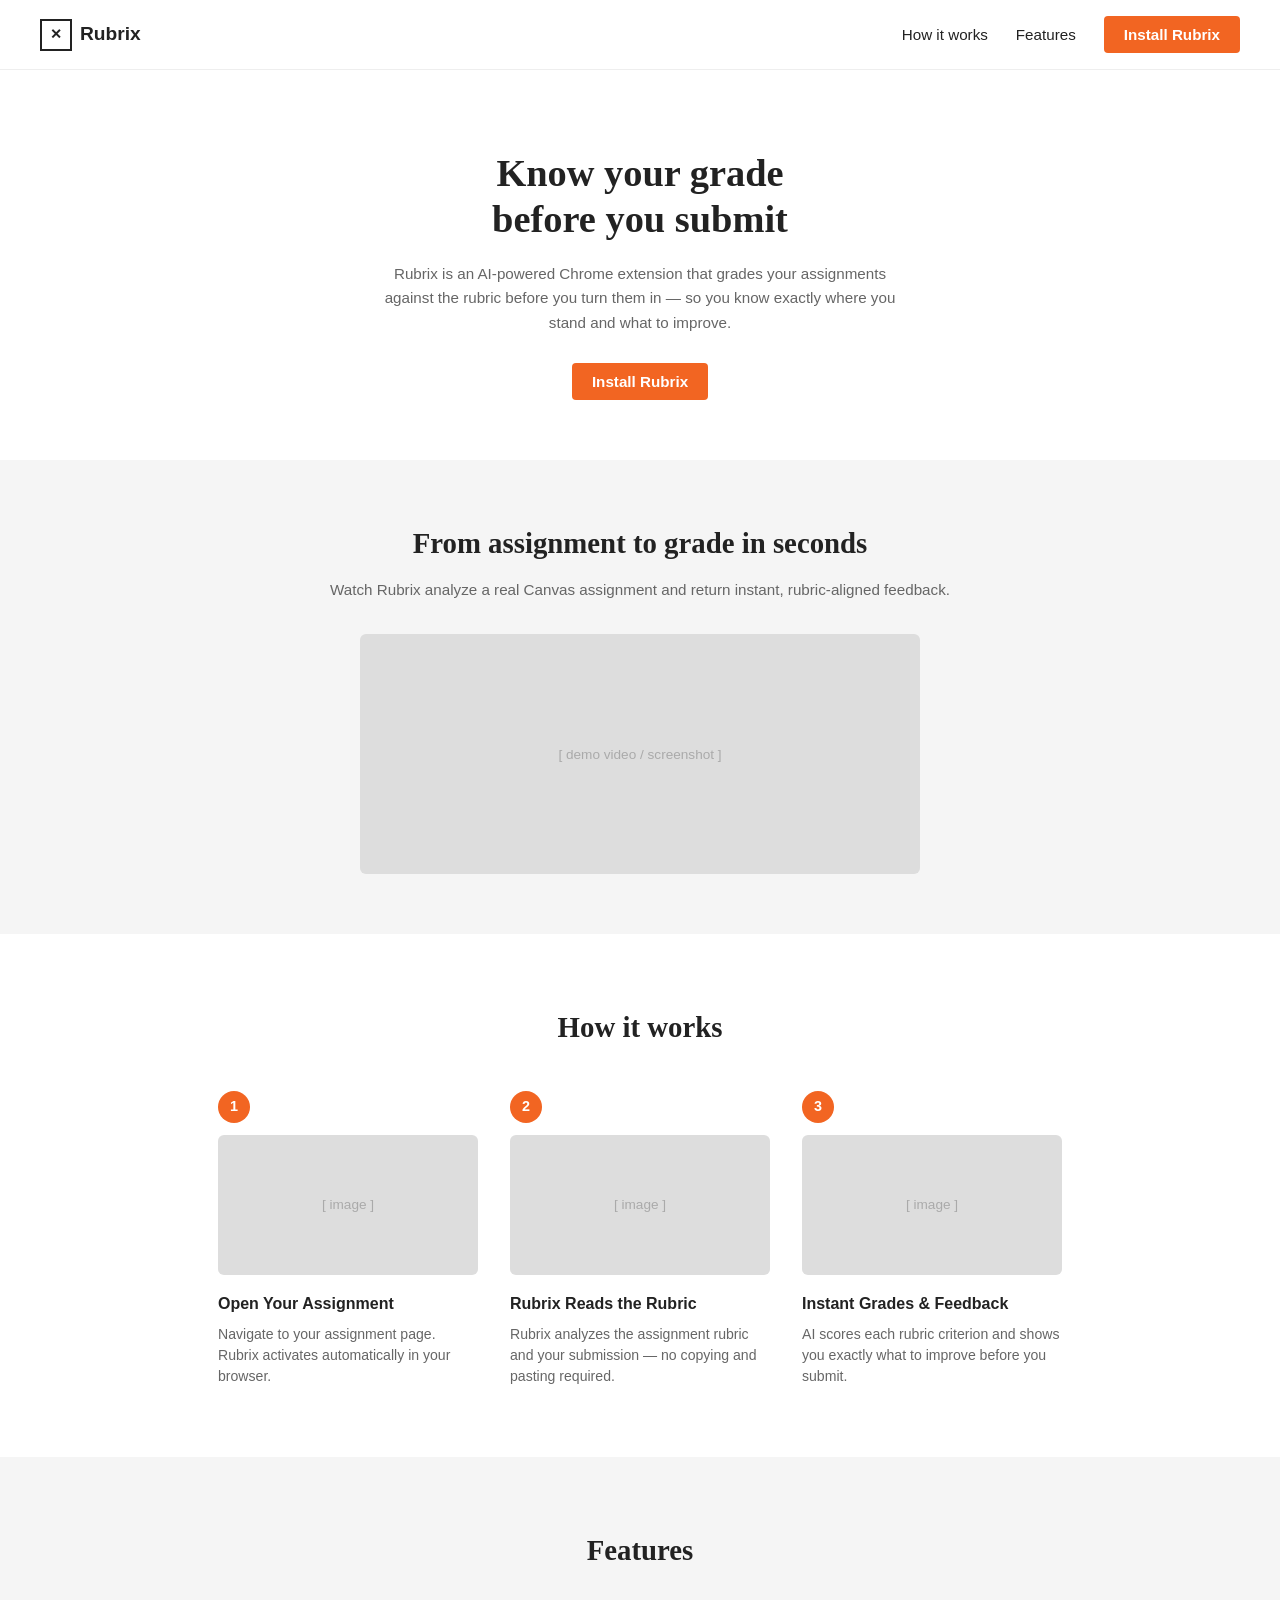
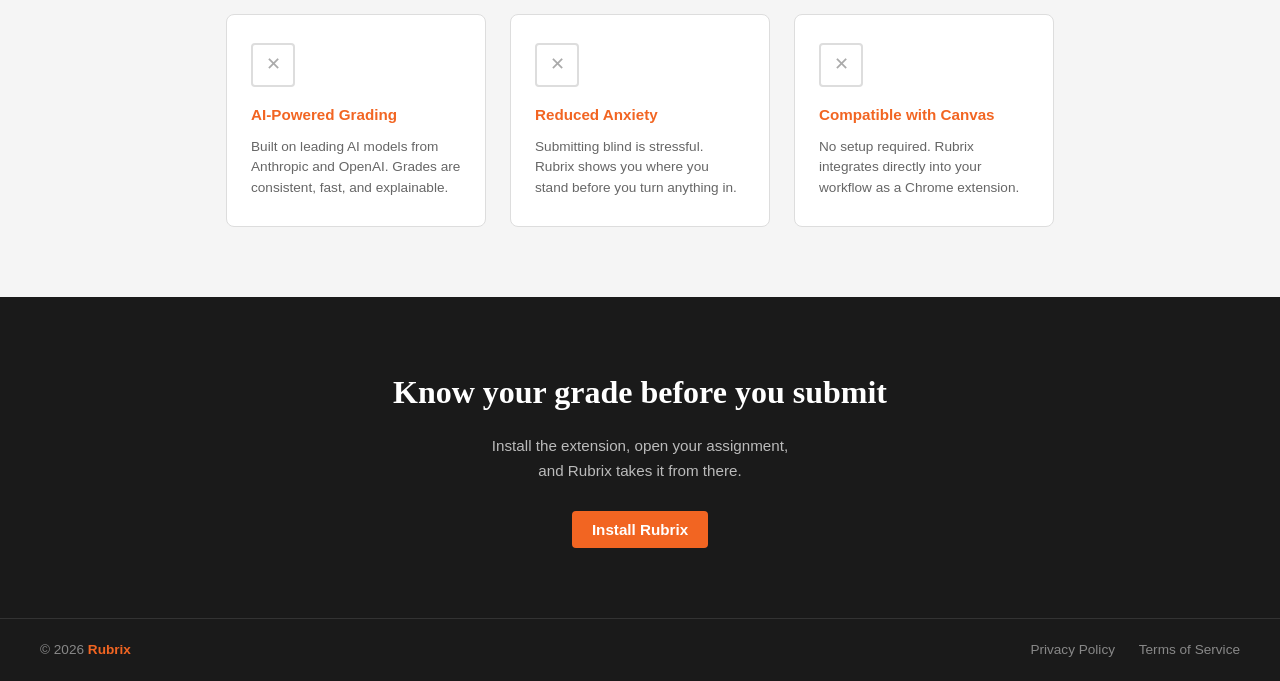
<file: docs/index.html>
<!-- Client: Justin | Lead Developer: Benjamin Pagan -->
<!DOCTYPE html>
<html lang="en">
<head>
  <meta charset="UTF-8" />
  <meta name="viewport" content="width=device-width, initial-scale=1.0" />
  <title>Rubrix</title>
  <style>
    /* RESET & BASE */
    * {
      margin: 0;
      padding: 0;
      box-sizing: border-box;
    }

    body {
      font-family: Georgia, 'Times New Roman', serif;
      color: #222;
      background-color: #fff;
      line-height: 1.6;
    }

    /* COLOR VARIABLES */
    :root {
      --orange: #f26522;
      --orange-hover: #d9551a;
      --light-gray: #f5f5f5;
      --dark: #1a1a1a;
      --text-muted: #666;
    }

    /* NAV */
    nav {
      display: flex;
      justify-content: space-between;
      align-items: center;
      padding: 16px 40px;
      border-bottom: 1px solid #eee;
      background: #fff;
      position: sticky;
      top: 0;
      z-index: 100;
    }

    .logo {
      display: flex;
      align-items: center;
      gap: 8px;
      font-size: 1.2rem;
      font-weight: bold;
      font-family: Arial, sans-serif;
    }

    .logo-icon {
      width: 32px;
      height: 32px;
      border: 2px solid #222;
      display: flex;
      align-items: center;
      justify-content: center;
      font-size: 0.9rem;
      font-weight: bold;
      color: #222;
    }

    .nav-links {
      list-style: none;
      display: flex;
      align-items: center;
      gap: 28px;
    }

    .nav-links a {
      text-decoration: none;
      color: #222;
      font-family: Arial, sans-serif;
      font-size: 0.95rem;
    }

    .nav-links a:hover {
      text-decoration: underline;
    }

    /* BUTTON */
    .btn-orange {
      background-color: var(--orange);
      color: #fff;
      border: none;
      padding: 10px 20px;
      border-radius: 4px;
      font-size: 0.95rem;
      font-family: Arial, sans-serif;
      cursor: pointer;
      font-weight: bold;
    }

    .btn-orange:hover {
      background-color: var(--orange-hover);
    }

    /* HERO */
    .hero {
      text-align: center;
      padding: 80px 40px 60px;
      max-width: 600px;
      margin: 0 auto;
    }

    .hero h1 {
      font-size: 2.4rem;
      font-weight: bold;
      line-height: 1.2;
      margin-bottom: 20px;
      font-family: Georgia, serif;
    }

    .hero p {
      color: var(--text-muted);
      font-size: 0.95rem;
      margin-bottom: 28px;
      font-family: Arial, sans-serif;
    }

    /* DEMO */
    .demo-section {
      background-color: var(--light-gray);
      text-align: center;
      padding: 60px 40px;
    }

    .demo-section h2 {
      font-size: 1.8rem;
      margin-bottom: 12px;
    }

    .demo-section p {
      color: var(--text-muted);
      font-size: 0.95rem;
      margin-bottom: 32px;
      font-family: Arial, sans-serif;
    }

    .img-placeholder {
      background-color: #ddd;
      display: flex;
      align-items: center;
      justify-content: center;
      color: #aaa;
      font-family: Arial, sans-serif;
      font-size: 0.85rem;
      border-radius: 6px;
    }

    .demo-img {
      width: 100%;
      max-width: 560px;
      height: 240px;
      margin: 0 auto;
    }

    /* HOW IT WORKS */
    .how-it-works {
      padding: 70px 40px;
      text-align: center;
      max-width: 960px;
      margin: 0 auto;
    }

    .how-it-works h2 {
      font-size: 1.8rem;
      margin-bottom: 40px;
    }

    .steps {
      display: flex;
      gap: 32px;
      justify-content: center;
      flex-wrap: wrap;
    }

    .step {
      flex: 1;
      min-width: 200px;
      max-width: 260px;
      text-align: left;
    }

    .step-number {
      width: 32px;
      height: 32px;
      background-color: var(--orange);
      color: #fff;
      border-radius: 50%;
      display: flex;
      align-items: center;
      justify-content: center;
      font-weight: bold;
      font-family: Arial, sans-serif;
      font-size: 0.9rem;
      margin-bottom: 12px;
    }

    .step-img {
      width: 100%;
      height: 140px;
      margin-bottom: 16px;
    }

    .step h3 {
      font-size: 1rem;
      font-weight: bold;
      margin-bottom: 8px;
      font-family: Arial, sans-serif;
    }

    .step p {
      font-size: 0.88rem;
      color: var(--text-muted);
      font-family: Arial, sans-serif;
      line-height: 1.5;
    }

    /* FEATURES */
    .features {
      background-color: var(--light-gray);
      padding: 70px 40px;
      text-align: center;
    }

    .features h2 {
      font-size: 1.8rem;
      margin-bottom: 40px;
    }

    .feature-cards {
      display: flex;
      gap: 24px;
      justify-content: center;
      flex-wrap: wrap;
      max-width: 900px;
      margin: 0 auto;
    }

    .card {
      background: #fff;
      border: 1px solid #ddd;
      border-radius: 8px;
      padding: 28px 24px;
      flex: 1;
      min-width: 200px;
      max-width: 260px;
      text-align: left;
    }

    .card-icon {
      width: 44px;
      height: 44px;
      border: 2px solid #ddd;
      display: flex;
      align-items: center;
      justify-content: center;
      font-size: 1.1rem;
      color: #aaa;
      margin-bottom: 16px;
      border-radius: 4px;
    }

    .card h3 {
      font-size: 0.95rem;
      font-weight: bold;
      color: var(--orange);
      margin-bottom: 10px;
      font-family: Arial, sans-serif;
    }

    .card p {
      font-size: 0.85rem;
      color: var(--text-muted);
      font-family: Arial, sans-serif;
      line-height: 1.5;
    }

    /* CTA BANNER */
    .cta-banner {
      background-color: var(--dark);
      color: #fff;
      text-align: center;
      padding: 70px 40px;
    }

    .cta-banner h2 {
      font-size: 2rem;
      margin-bottom: 16px;
      font-family: Georgia, serif;
    }

    .cta-banner p {
      font-size: 0.95rem;
      color: #bbb;
      margin-bottom: 28px;
      font-family: Arial, sans-serif;
    }

    /* FOOTER */
    footer {
      background-color: var(--dark);
      color: #888;
      display: flex;
      justify-content: space-between;
      align-items: center;
      padding: 20px 40px;
      font-family: Arial, sans-serif;
      font-size: 0.85rem;
      border-top: 1px solid #333;
    }

    .footer-left span {
      color: var(--orange);
      font-weight: bold;
    }

    footer a {
      color: #888;
      text-decoration: none;
      margin-left: 20px;
    }

    footer a:hover {
      color: #fff;
    }
  </style>
</head>
<body>

  <!-- NAV -->
  <nav>
    <div class="logo">
      <div class="logo-icon">✕</div>
      Rubrix
    </div>
    <ul class="nav-links">
      <li><a href="#how-it-works">How it works</a></li>
      <li><a href="#features">Features</a></li>
      <li><button class="btn-orange">Install Rubrix</button></li>
    </ul>
  </nav>

  <!-- HERO -->
  <section class="hero">
    <h1>Know your grade<br>before you submit</h1>
    <p>
      Rubrix is an AI-powered Chrome extension that grades your assignments against the
      rubric before you turn them in — so you know exactly where you stand and what to improve.
    </p>
    <button class="btn-orange">Install Rubrix</button>
  </section>

  <!-- DEMO -->
  <section class="demo-section">
    <h2>From assignment to grade in seconds</h2>
    <p>Watch Rubrix analyze a real Canvas assignment and return instant, rubric-aligned feedback.</p>
    <div class="img-placeholder demo-img">[ demo video / screenshot ]</div>
  </section>

  <!-- HOW IT WORKS -->
  <section class="how-it-works" id="how-it-works">
    <h2>How it works</h2>
    <div class="steps">
      <div class="step">
        <div class="step-number">1</div>
        <div class="img-placeholder step-img">[ image ]</div>
        <h3>Open Your Assignment</h3>
        <p>Navigate to your assignment page. Rubrix activates automatically in your browser.</p>
      </div>
      <div class="step">
        <div class="step-number">2</div>
        <div class="img-placeholder step-img">[ image ]</div>
        <h3>Rubrix Reads the Rubric</h3>
        <p>Rubrix analyzes the assignment rubric and your submission — no copying and pasting required.</p>
      </div>
      <div class="step">
        <div class="step-number">3</div>
        <div class="img-placeholder step-img">[ image ]</div>
        <h3>Instant Grades &amp; Feedback</h3>
        <p>AI scores each rubric criterion and shows you exactly what to improve before you submit.</p>
      </div>
    </div>
  </section>

  <!-- FEATURES -->
  <section class="features" id="features">
    <h2>Features</h2>
    <div class="feature-cards">
      <div class="card">
        <div class="card-icon">✕</div>
        <h3>AI-Powered Grading</h3>
        <p>Built on leading AI models from Anthropic and OpenAI. Grades are consistent, fast, and explainable.</p>
      </div>
      <div class="card">
        <div class="card-icon">✕</div>
        <h3>Reduced Anxiety</h3>
        <p>Submitting blind is stressful. Rubrix shows you where you stand before you turn anything in.</p>
      </div>
      <div class="card">
        <div class="card-icon">✕</div>
        <h3>Compatible with Canvas</h3>
        <p>No setup required. Rubrix integrates directly into your workflow as a Chrome extension.</p>
      </div>
    </div>
  </section>

  <!-- CTA BANNER -->
  <section class="cta-banner">
    <h2>Know your grade before you submit</h2>
    <p>Install the extension, open your assignment,<br>and Rubrix takes it from there.</p>
    <button class="btn-orange">Install Rubrix</button>
  </section>

  <!-- FOOTER -->
  <footer>
    <div class="footer-left">© 2026 <span>Rubrix</span></div>
    <div>
      <a href="#">Privacy Policy</a>
      <a href="#">Terms of Service</a>
    </div>
  </footer>

</body>
</html>
</file>
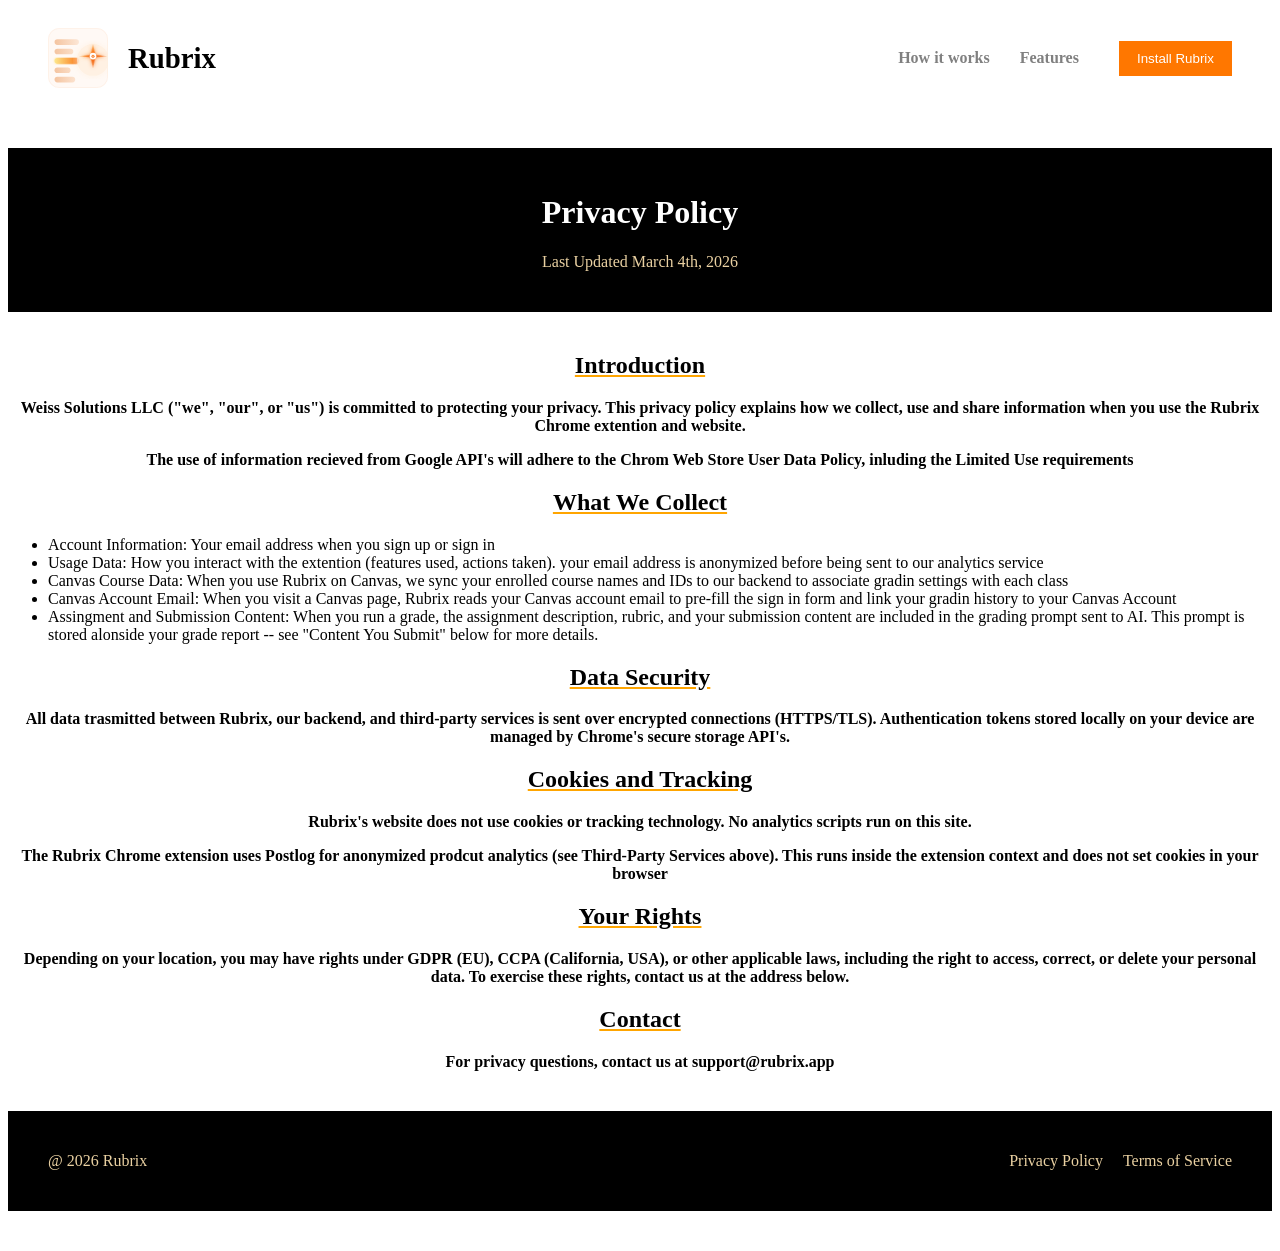
<file: docs/privacypolicy.html>
<!--

Seth Shepherd
Brother Clements

Client: Justin Hair -- Team Lead: Benjamin Pagan -- Junior Dev: Seth Shepherd -- Junior Dev: Benjamin ...

Nav (17-27) taken from main

-->
<!DOCTYPE html>
<html lang="en">
<head>
    <meta charset="UTF-8">
    <meta name="viewport" content="width=device-width, initial-scale=1.0">
    <title>Document</title>
    <link rel="stylesheet" href="../docs/prpo.css">
</head>

<body>
<header>
    <nav id="navbar">
        <div class="logo">
                    <img width="60" id="logoimg" src="../plan/rubrix_icon.svg" alt="Rubrix Icon">
        <div class="logo-icon"></div>
        Rubrix
        </div>
        <ul id="list1" class="nav-links">
            <li><a href="#how-it-works">How it works</a></li>
            <li><a href="#features">Features</a></li>
            <li><button class="btn-orange">Install Rubrix</button></li>
        </ul>
    </nav>
</header>
    <div class="section-box">
        <h1>Privacy Policy</h1>
        <p>Last Updated March 4th, 2026</p>
    </div>
    <h2>Introduction</h2>
    <p>Weiss Solutions LLC ("we", "our", or "us") is committed to protecting your privacy. This privacy policy explains how we collect, use and share information when you use the Rubrix Chrome extention and website.</p>
    <p>The use of information recieved from Google API's will adhere to the Chrom Web Store User Data Policy, inluding the Limited Use requirements</p>
    <h2>What We Collect</h2>
    <ul>
        <li>Account Information: Your email address when you sign up or sign in</li>
        <li>Usage Data: How you interact with the extention (features used, actions taken). your email address is anonymized before being sent to our analytics service</li>
        <li>Canvas Course Data: When you use Rubrix on Canvas, we sync your enrolled course names and IDs to our backend to associate gradin settings with each class</li>
        <li>Canvas Account Email: When you visit a Canvas page, Rubrix reads your Canvas account email to pre-fill the sign in form and link your gradin history to your Canvas Account</li>
        <li>Assingment and Submission Content: When you run a grade, the assignment description, rubric, and your submission content are included in the grading prompt sent to AI. This prompt is stored alonside your grade report -- see "Content You Submit" below for more details.</li>
    </ul>
    <h2>Data Security</h2>
    <p>All data trasmitted between Rubrix, our backend, and third-party services is sent over encrypted connections (HTTPS/TLS). Authentication tokens stored locally on your device are managed by Chrome's secure storage API's.</p>
    <h2>Cookies and Tracking</h2>
    <p>Rubrix's website does not use cookies or tracking technology. No analytics scripts run on this site.</p>
    <p>The Rubrix Chrome extension uses Postlog for anonymized prodcut analytics (see Third-Party Services above). This runs inside the extension context and does not set cookies in your browser</p>
    <h2>Your Rights</h2>
    <p>Depending on your location, you may have rights under GDPR (EU), CCPA (California, USA), or other applicable laws, including the right to access, correct, or delete your personal data. To exercise these rights, contact us at the address below.</p>
    <h2>Contact</h2>
    <p>For privacy questions, contact us at support@rubrix.app</p>
    <footer class="footerinbox">
        <p>@ 2026 Rubrix</p>
        <ul>
        <li>Privacy Policy</li>
        <li>Terms of Service</li>
        </ul>
    </footer>
</body>
</html>
</file>
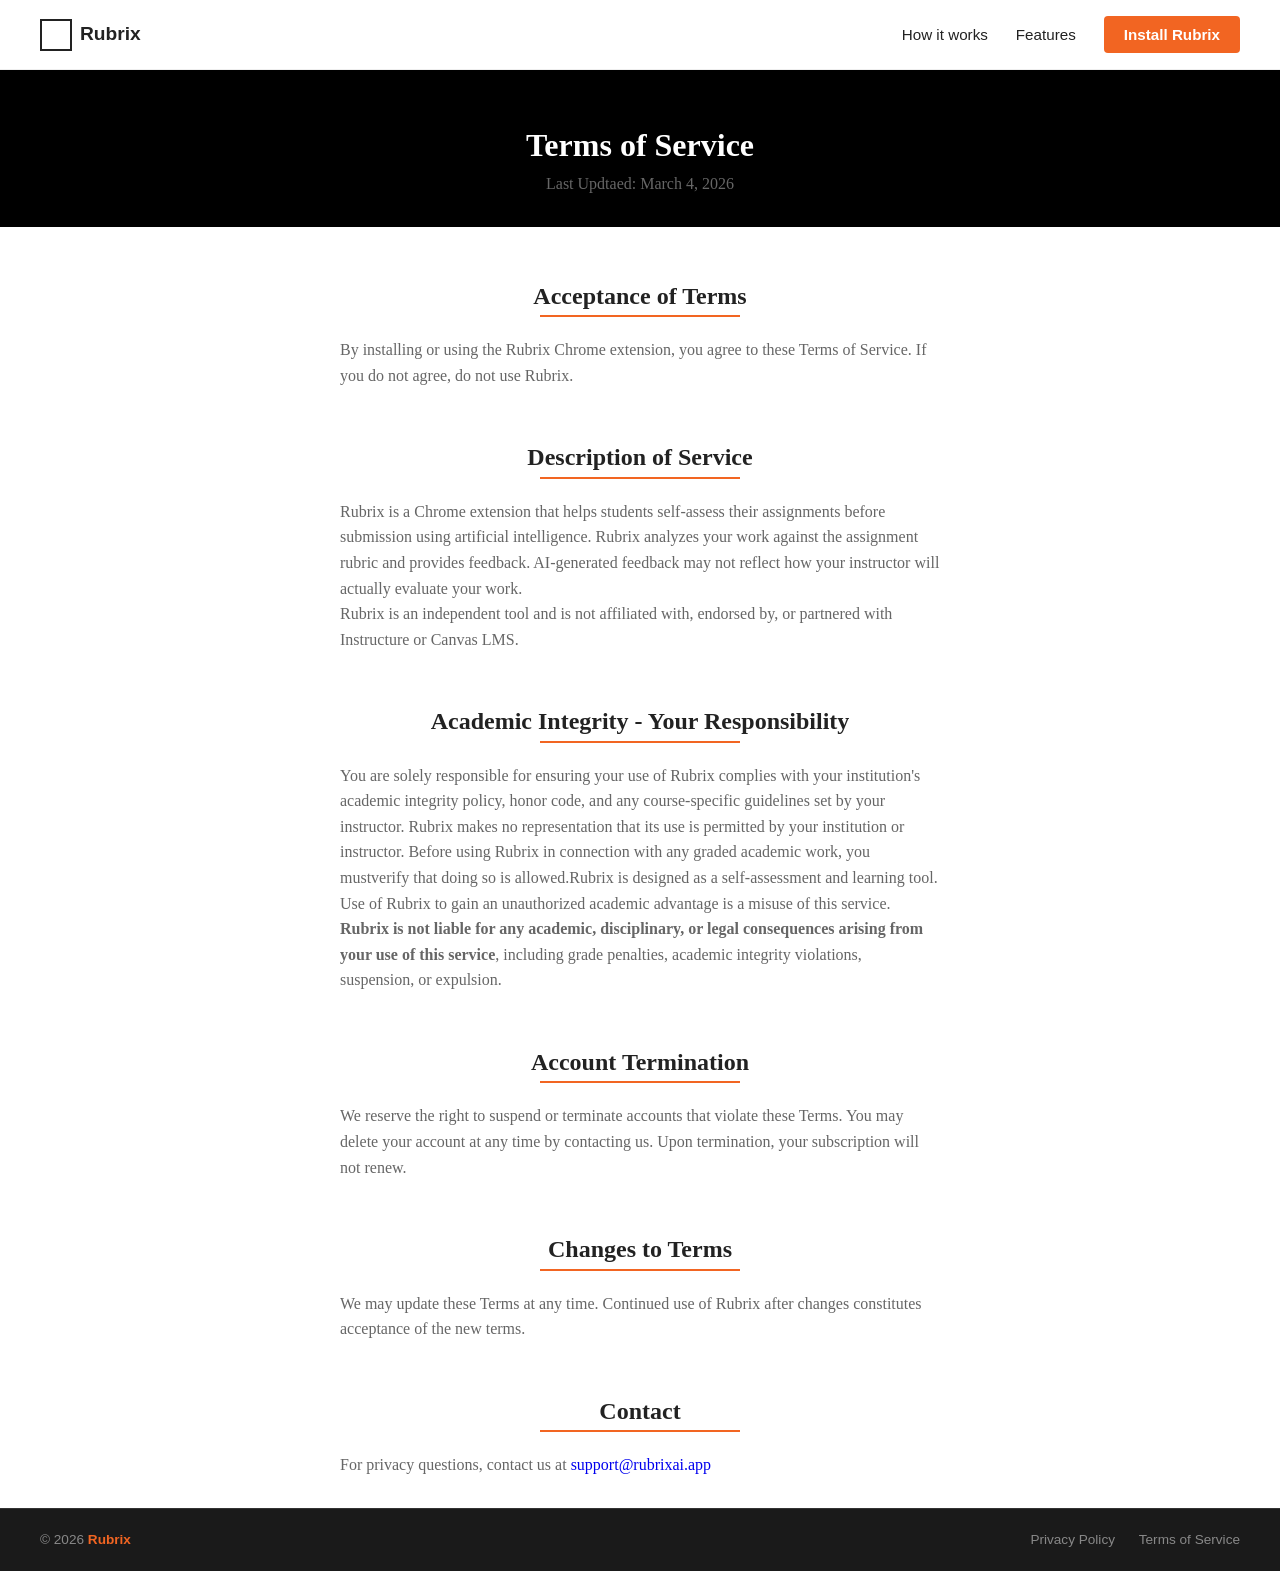
<file: docs/terms-of-service.html>
<!DOCTYPE html>
<html lang="en">
<head>
    <meta charset="UTF-8">
    <meta name="viewport" content="width=device-width, initial-scale=1.0">
    <title>Terms of Service</title>
    <link rel="stylesheet" href="tos.css">
</head>
<body>
    <header>
        <!-- NAV -->
        <nav>
            <div class="logo">
                <div class="logo-icon"></div>
                Rubrix
            </div>
            <ul class="nav-links">
                <li><a href="#how-it-works">How it works</a></li>
                <li><a href="#features">Features</a></li>
                <li><button class="btn-orange">Install Rubrix</button></li>
            </ul>
        </nav>
    </header>

    <main>
        <div class="title-div">
            <h1>Terms of Service</h1>
            <p>Last Updtaed: March 4, 2026</p>
        </div>
    
        <section>
            <h2>Acceptance of Terms</h2>
            <div class="underline"></div>
            <p>
                By installing or using the Rubrix Chrome extension, you agree to these Terms of
                Service. If you do not agree, do not use Rubrix.
            </p>
        </section>
        <section>
            <h2>Description of Service</h2>
            <div class="underline"></div>
            <p>
                Rubrix is a Chrome extension that helps students self-assess their assignments
                before submission using artificial intelligence. Rubrix analyzes your work against
                the assignment rubric and provides feedback. AI-generated feedback may not reflect
                how your instructor will actually evaluate your work.
            </p>
            <p>
                Rubrix is an independent tool
                and is not affiliated with, endorsed by, or partnered with Instructure or Canvas LMS.
            </p>
        </section>
        <section>
            <h2>Academic Integrity - Your Responsibility</h2>
            <div class="underline"></div>
            <p> <!--TODO make parts of this bold-->
                You are solely responsible for ensuring your use of Rubrix complies with your institution's
                academic integrity policy, honor code, and any course-specific guidelines set by your
                instructor. Rubrix makes no representation that its use is permitted by your institution
                or instructor. Before using Rubrix in connection with any graded academic work, you
                mustverify that doing so is allowed.Rubrix is designed as a self-assessment and
                learning tool. Use of Rubrix to gain an unauthorized academic advantage is a misuse
                of this service.
            </p>
            <p>
                <strong>Rubrix is not liable for any academic, disciplinary, or legal consequences
                arising from your use of this service</strong>, including grade penalties, academic
                integrity violations, suspension, or expulsion.
            </p>
        </section>
        <section>
            <h2>Account Termination</h2>
            <div class="underline"></div>
            <p>
                We reserve the right to suspend or terminate accounts that violate these Terms.
                You may delete your account at any time by contacting us. Upon termination,
                your subscription will not renew.
            </p>
        </section>
        <section>
            <h2>Changes to Terms</h2>
            <div class="underline"></div>
            <p>
                We may update these Terms at any time. Continued use of Rubrix after changes
                constitutes acceptance of the new terms.
            </p>
        </section>
        <section>
            <h2>Contact</h2>
            <div class="underline"></div>
            <p>
                For privacy questions, contact us at <a href="support@rubrixai.app" class="no-decoration">support@rubrixai.app</a>
            </p>
        </section>
    </main>

    <!-- FOOTER -->
    <footer>
        <div class="footer-left">© 2026 <span>Rubrix</span></div>
        <div>
            <a href="#">Privacy Policy</a>
            <a href="#">Terms of Service</a>
        </div>
    </footer>
    
</body>
</html>
</file>
<file: docs/prpo.css>
#navbar {
    display: flex;
    justify-content: space-between; 
    align-items: center;
    padding: 20px 40px;
    background-color:white; 
    color: black;
}

.logo {
    display: flex;
    align-items: center;
    gap: 10px;
    font-size: 1.8rem;
    margin: 0;
    font-weight: 600;
}


.nav-links {
    list-style: none;
    display: flex;
    gap: 30px; 
    margin: 0;
    padding: 0;
    color: gray;
}

.nav-links a{
    color: gray;
    font-weight: 600;
    text-decoration: none;
}



#list1 {
    list-style: none;
    display: flex;
    gap: 30px; 
    color: gray;
    padding: 0;
    margin: 0;
}

#list1 a {
    color: gray;
    font-weight: 600;
}



.btn-orange {
    background-color: #ff7700;
    color: white;
    padding: 10px 18px;
    cursor: pointer;
    border: none;
}

.btn-orange:hover {
    background-color: #ff4400;
}

.nav-links li {
    display: flex;
    align-items: center;
}

.nav-links button {
    margin-left: 10px;
}

p {
    text-align: center;
    padding: 500;
    font-weight: 600;
}

h1 {
    text-align: center;
}

h2 {
    text-align: center;
    text-decoration: underline orange;
}

.section-box {
    background-color: black;
    color: white;
    padding: 25px;
    margin: 40px 0;
}

.section-box p {
    color: rgb(234, 209, 162);
    font-weight: 450;
}

.footerinbox {
    background-color: black;
    color: white;
    padding: 25px;
    margin: 40px 0;
}

.footerinbox p {
    color: rgb(234, 209, 162);
    font-weight: 450;
}


.footerinbox {
    display: flex;
    justify-content: space-between;
    align-items: center;
    background-color: black; /* if you want the dark footer like his */
    padding: 25px 40px;
    color: white;
}

.footerinbox ul {
    display: flex;
    gap: 20px;
    list-style: none;
    margin: 0;
    padding: 0;
}

.footerinbox li {
    color: rgb(234, 209, 162); /* matches your gold text */
    font-weight: 450;
}
</file>
<file: docs/tos.css>
/* ================================
    RUBRIX — embedded styles
    ================================ */

/* --- RESET & BASE STYLES --- */
* {
    margin: 0;
    padding: 0;
    box-sizing: border-box;
}

body {
    font-family: Georgia, 'Times New Roman', serif;
    color: #222;
    background-color: #fff;
    line-height: 1.6;
}

h1 {
    color: white;
}

h1, h2 {
    text-align: center;
}

p {
    color: var(--text-muted);
}

.no-decoration {
    text-decoration: none;
}

/* --- COLOR VARIABLES --- */
:root {
    --orange: #f26522;
    --orange-hover: #d9551a;
    --light-gray: #f5f5f5;
    --dark: #1a1a1a;
    --text-muted: #666;
}


/* ================================
    NAVIGATION BAR
    ================================ */
nav {
    display: flex;
    justify-content: space-between;
    align-items: center;
    padding: 16px 40px;
    border-bottom: 1px solid #eee;
    background: #fff;
    position: sticky;
    top: 0;
    z-index: 100;
}

.logo {
    display: flex;
    align-items: center;
    gap: 8px;
    font-size: 1.2rem;
    font-weight: bold;
    font-family: Arial, sans-serif;
}

.logo-icon {
    width: 32px;
    height: 32px;
    border: 2px solid #222;
    display: flex;
    align-items: center;
    justify-content: center;
    font-size: 0.9rem;
    font-weight: bold;
    color: #222;
}

.nav-links {
    list-style: none;
    display: flex;
    align-items: center;
    gap: 28px;
}

.nav-links a {
    text-decoration: none;
    color: #222;
    font-family: Arial, sans-serif;
    font-size: 0.95rem;
}

.nav-links a:hover {
    text-decoration: underline;
}


/* ================================
    REUSABLE BUTTON STYLE
    ================================ */
.btn-orange {
    background-color: var(--orange);
    color: #fff;
    border: none;
    padding: 10px 20px;
    border-radius: 4px;
    font-size: 0.95rem;
    font-family: Arial, sans-serif;
    cursor: pointer;
    font-weight: bold;
}

.btn-orange:hover {
    background-color: var(--orange-hover);
}

/* ================================
    MAIN
    ================================ */

main {
    display: flex;
    flex-direction: column;
    row-gap: 50px;
    margin-bottom: 30px;
}

/* ================================
    TITLE
    ================================ */
.title-div {
    background-color: black;
    padding-top: 50px;
    padding-bottom: 30px;
}

.title-div p {
    text-align: center;
}

/* ================================
    SECTIONS
    ================================ */
main section {
    width: 600px;
    margin: auto;
}

.underline {
    width: 200px;
    height: 2px;
    margin: auto;
    background-color: var(--orange);
    margin-bottom: 20px;
}


/* ================================
    FOOTER
    ================================ */
footer {
    background-color: var(--dark);
    color: #888;
    display: flex;
    justify-content: space-between;
    align-items: center;
    padding: 20px 40px;
    font-family: Arial, sans-serif;
    font-size: 0.85rem;
    border-top: 1px solid #333;
}

.footer-left span {
    color: var(--orange);
    font-weight: bold;
}

footer a {
    color: #888;
    text-decoration: none;
    margin-left: 20px;
}

footer a:hover {
    color: #fff;
}
</file>
